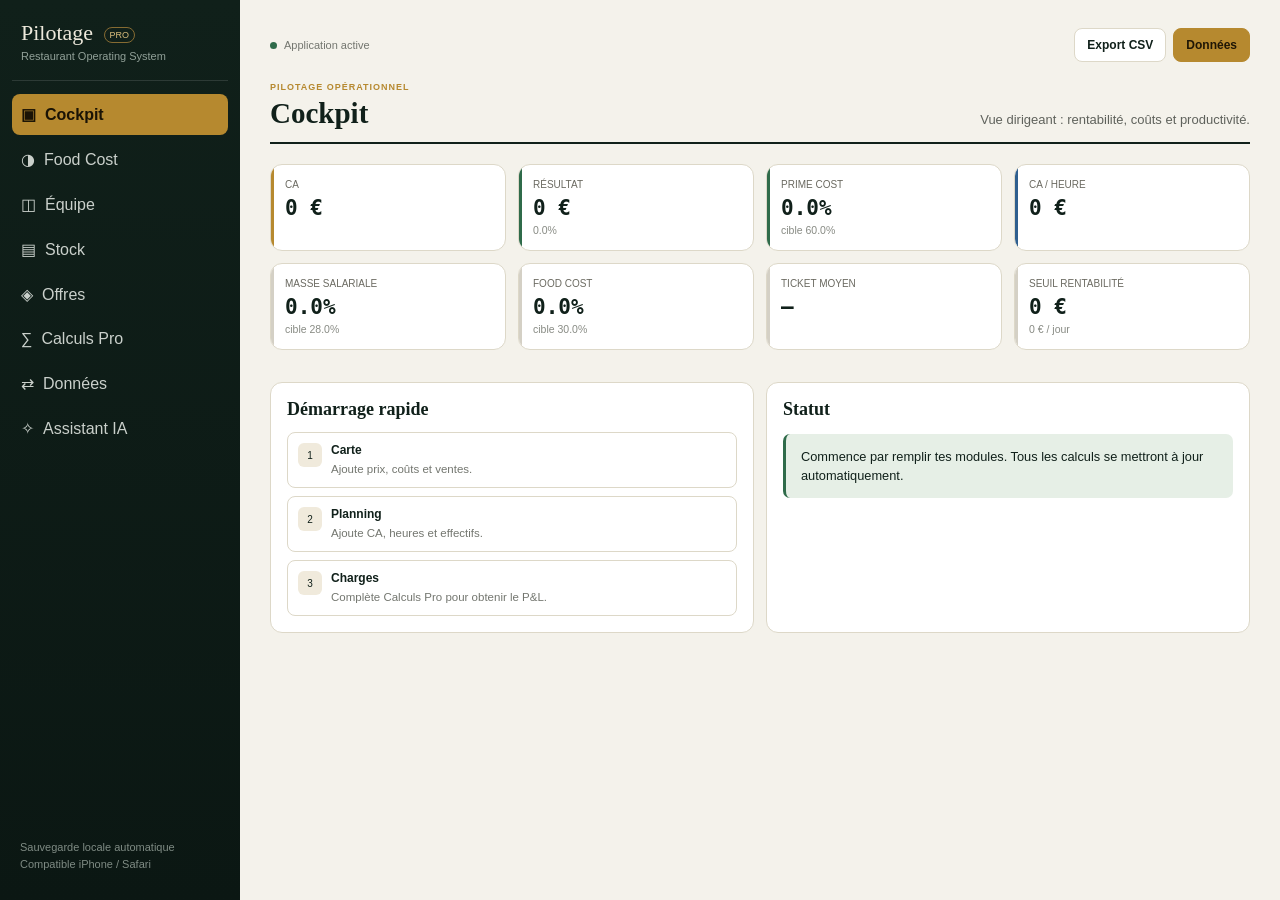
<file: pilotage-pro/index.html>
<!DOCTYPE html>
<html lang="fr">
<head>
<meta charset="UTF-8">
<meta name="viewport" content="width=device-width,initial-scale=1,viewport-fit=cover">
<meta name="theme-color" content="#10201a">
<meta name="apple-mobile-web-app-capable" content="yes">
<meta name="apple-mobile-web-app-status-bar-style" content="black-translucent">
<meta name="apple-mobile-web-app-title" content="Pilotage Pro">
<link rel="manifest" href="./manifest.webmanifest?v=4">
<link rel="stylesheet" href="./app.css?v=4">
<title>Pilotage Pro</title>
</head>
<body>
<div class="app">
  <aside class="sidebar">
    <div class="brand">Pilotage <span>PRO</span><small>Restaurant Operating System</small></div>
    <nav id="nav"></nav>
    <div class="sidefoot">Sauvegarde locale automatique<br>Compatible iPhone / Safari</div>
  </aside>
  <main id="main"></main>
</div>
<div class="mobile-tabs" id="mobileTabs"></div>
<script src="./app.js?v=4"></script>
</body>
</html>
</file>
<file: pilotage-pro/app.css>
:root{--ink:#10201a;--paper:#f4f2eb;--panel:#fff;--line:#ddd8c8;--gold:#b6892f;--gold2:#d2b15f;--danger:#a13b2c;--dangerbg:#f7e6e1;--ok:#2f6b4a;--okbg:#e6efe6;--info:#2f5f8f;--muted:#73766f;--sans:-apple-system,BlinkMacSystemFont,"Segoe UI",Roboto,sans-serif;--serif:Georgia,"Times New Roman",serif;--mono:"SFMono-Regular",Consolas,monospace}*{box-sizing:border-box;-webkit-tap-highlight-color:transparent}html,body{margin:0;min-height:100%;background:var(--paper);color:var(--ink);font-family:var(--sans)}button,input,select,textarea{font:inherit}button{cursor:pointer}.app{min-height:100vh;display:flex}.sidebar{width:240px;flex:0 0 240px;background:linear-gradient(180deg,#10201a,#0b1713);color:#eee9dc;padding:18px 12px;display:flex;flex-direction:column;position:sticky;top:0;height:100vh}.brand{font-family:var(--serif);font-size:22px;padding:2px 9px 18px;border-bottom:1px solid rgba(255,255,255,.12);margin-bottom:13px}.brand span{font:9px var(--sans);border:1px solid #866b32;color:#d9bd7c;padding:2px 5px;border-radius:999px;margin-left:5px;vertical-align:middle}.brand small{font:11px var(--sans);display:block;color:#91a098;margin-top:4px}nav{display:flex;flex-direction:column;gap:4px}nav button{border:0;background:transparent;color:#cad0cb;padding:11px 9px;border-radius:8px;text-align:left;display:flex;gap:9px;align-items:center}nav button.active{background:var(--gold);color:#1a1305;font-weight:700}.sidefoot{margin-top:auto;color:#7f8b84;font-size:11px;line-height:1.5;padding:10px 8px}main{flex:1;min-width:0;max-width:1260px;padding:28px 30px 70px}.topbar{display:flex;justify-content:space-between;gap:12px;align-items:center;margin-bottom:20px}.status{font-size:11px;color:var(--muted);display:flex;gap:7px;align-items:center}.dot{width:7px;height:7px;background:var(--ok);border-radius:50%}.actions{display:flex;gap:7px;flex-wrap:wrap}.primary,.ghost,.soft,.danger{padding:9px 12px;border-radius:8px;font-size:12px;font-weight:700}.primary{background:var(--gold);border:1px solid var(--gold);color:#1f1605}.ghost{background:#fff;border:1px solid var(--line);color:var(--ink)}.soft{background:#f5efe1;border:1px solid #e4d3aa;color:#6b501b}.danger{background:var(--dangerbg);border:1px solid #ebc1ba;color:var(--danger)}.mod-head{display:flex;justify-content:space-between;align-items:end;gap:18px;border-bottom:2px solid var(--ink);padding-bottom:12px;margin-bottom:20px}.mod-title{font-family:var(--serif);font-size:29px;margin:0}.mod-sub{font-size:13px;color:#5f625c;margin:0;max-width:630px;line-height:1.45}.eyebrow{text-transform:uppercase;letter-spacing:.11em;font-size:9px;color:var(--gold);font-weight:800;margin-bottom:5px}.cards{display:grid;grid-template-columns:repeat(4,minmax(0,1fr));gap:12px;margin:18px 0}.card{background:var(--panel);border:1px solid var(--line);border-radius:12px;padding:14px;position:relative;overflow:hidden}.card:before{content:"";position:absolute;left:0;top:0;bottom:0;width:3px;background:#d4d0c5}.card.good:before{background:var(--ok)}.card.bad:before{background:var(--danger)}.card.gold:before{background:var(--gold)}.card.info:before{background:var(--info)}.card .lbl{font-size:10px;color:#6b6a61;text-transform:uppercase;margin-bottom:6px}.card .val{font:800 21px var(--mono)}.card .mini{font-size:10.5px;color:#888b84;margin-top:4px}.grid2,.grid3,.grid4{display:grid;gap:12px;margin-bottom:18px}.grid2{grid-template-columns:repeat(2,minmax(0,1fr))}.grid3{grid-template-columns:repeat(3,minmax(0,1fr))}.grid4{grid-template-columns:repeat(4,minmax(0,1fr))}.field{background:var(--panel);border:1px solid var(--line);border-radius:10px;padding:12px 13px}.field label{display:block;font-size:10px;color:#6b6a61;text-transform:uppercase;font-weight:700;margin-bottom:7px}.field .row{display:flex;gap:6px;align-items:baseline}.field input,.field select{width:100%;border:0;background:transparent;outline:0;font:700 17px var(--mono);color:var(--ink)}.unit{font-size:11px;color:#888;white-space:nowrap}.panel{background:var(--panel);border:1px solid var(--line);border-radius:12px;padding:16px;margin:14px 0}.panel-head{display:flex;justify-content:space-between;align-items:end;gap:10px;margin-bottom:12px}.panel-head h3{font-family:var(--serif);font-size:18px;margin:0}.panel-head p{font-size:11px;color:var(--muted);margin:3px 0 0}.table-scroll{overflow:auto;border:1px solid var(--line);border-radius:9px}table{width:100%;border-collapse:collapse;background:#fff;min-width:720px}th{font-size:9.5px;text-transform:uppercase;color:#65685f;text-align:left;background:#f8f7f2;border-bottom:2px solid var(--ink);padding:9px 7px;white-space:nowrap}td{padding:7px;border-bottom:1px solid var(--line);font-size:12.8px;vertical-align:middle}td input,td select{width:100%;min-width:65px;border:1px solid transparent;background:transparent;padding:5px;border-radius:4px;color:var(--ink)}td input:focus,td select:focus{outline:0;border-color:var(--gold);background:#fffdf5}.num{text-align:right;font-family:var(--mono)}.bad-row{background:var(--dangerbg)}.flag-bad{color:var(--danger);font-weight:700}.flag-ok{color:var(--ok);font-weight:700}.del{border:0;background:transparent;color:#aaa;font-size:15px}.add-row{display:block;width:100%;margin-top:8px;border:1px dashed var(--line);background:#faf9f4;padding:10px;border-radius:8px;color:#696b65}.pill{display:inline-block;padding:3px 7px;border-radius:999px;font-size:10px;font-weight:700}.pill.ok{background:var(--okbg);color:var(--ok)}.pill.bad{background:var(--dangerbg);color:var(--danger)}.verdict{margin-top:14px;padding:13px 15px;border-left:3px solid var(--gold);background:#fbf5e6;border-radius:7px;font-size:12.8px;line-height:1.5}.verdict.good{border-left-color:var(--ok);background:var(--okbg)}.verdict.bad{border-left-color:var(--danger);background:var(--dangerbg)}.matrix{display:grid;grid-template-columns:1fr 1fr;gap:12px}.matrix-box{border:1px solid var(--line);border-radius:10px;padding:12px;min-height:115px}.matrix-box h4{margin:0 0 5px}.matrix-box p{font-size:10.5px;color:var(--muted);margin:0 0 8px}.tag-list{display:flex;gap:6px;flex-wrap:wrap}.tag{font-size:10px;border:1px solid #e1ddd1;background:#f5f2e9;border-radius:999px;padding:4px 7px}.bar-list{display:grid;gap:9px}.bar-row{display:grid;grid-template-columns:55px 1fr 72px;gap:8px;align-items:center;font-size:11px}.bar-track{height:8px;background:#ece8dd;border-radius:99px;overflow:hidden}.bar-fill{height:100%;background:linear-gradient(90deg,var(--gold),var(--gold2));border-radius:99px}.insight-list{display:grid;gap:8px}.insight{display:flex;gap:9px;padding:10px;border:1px solid var(--line);border-radius:8px}.ico{width:24px;height:24px;border-radius:6px;background:#f0eadc;display:grid;place-items:center;flex:0 0 24px;font-size:10px}.insight b{display:block;font-size:12px;margin-bottom:2px}.insight span{font-size:11.5px;color:var(--muted);line-height:1.4}.note{font-size:10.5px;color:var(--muted);line-height:1.45}.drop{border:1px dashed #bbb8ac;padding:20px;border-radius:10px;text-align:center;background:#faf9f4}.file{display:none}.ai-log{display:flex;flex-direction:column;gap:9px;max-height:390px;overflow:auto;margin-bottom:12px}.ai-msg{padding:11px;border:1px solid var(--line);border-radius:8px;white-space:pre-wrap;font-size:12.5px;line-height:1.5}.ai-msg.user{background:#fbf5e6}.ai-row{display:flex;gap:8px}.ai-row textarea{flex:1;min-height:70px;border:1px solid var(--line);border-radius:8px;padding:10px;resize:vertical}.mobile-tabs{display:none}@media(max-width:900px){.cards,.grid4{grid-template-columns:repeat(2,minmax(0,1fr))}}@media(max-width:760px){body{padding-bottom:74px}.app{display:block}.sidebar{display:none}main{padding:max(16px,env(safe-area-inset-top)) 12px calc(88px + env(safe-area-inset-bottom))}.topbar{align-items:flex-start;flex-direction:column}.mod-head{display:block}.mod-sub{margin-top:6px}.mod-title{font-size:26px}.cards,.grid2,.grid3,.grid4,.matrix{grid-template-columns:1fr 1fr}.card .val{font-size:19px}.mobile-tabs{position:fixed;z-index:20;left:0;right:0;bottom:0;display:flex;overflow-x:auto;background:rgba(16,32,26,.97);padding:7px 7px calc(7px + env(safe-area-inset-bottom));gap:5px;box-shadow:0 -8px 30px rgba(0,0,0,.14)}.mobile-tabs button{flex:0 0 auto;border:0;background:transparent;color:#cfd5d0;border-radius:8px;padding:8px 10px;font-size:11px}.mobile-tabs button.active{background:var(--gold);color:#1b1303;font-weight:700}}@media(max-width:520px){.cards,.grid2,.grid3,.grid4,.matrix{grid-template-columns:1fr}.actions{width:100%}.actions button{flex:1}.ai-row{flex-direction:column}}
</file>
